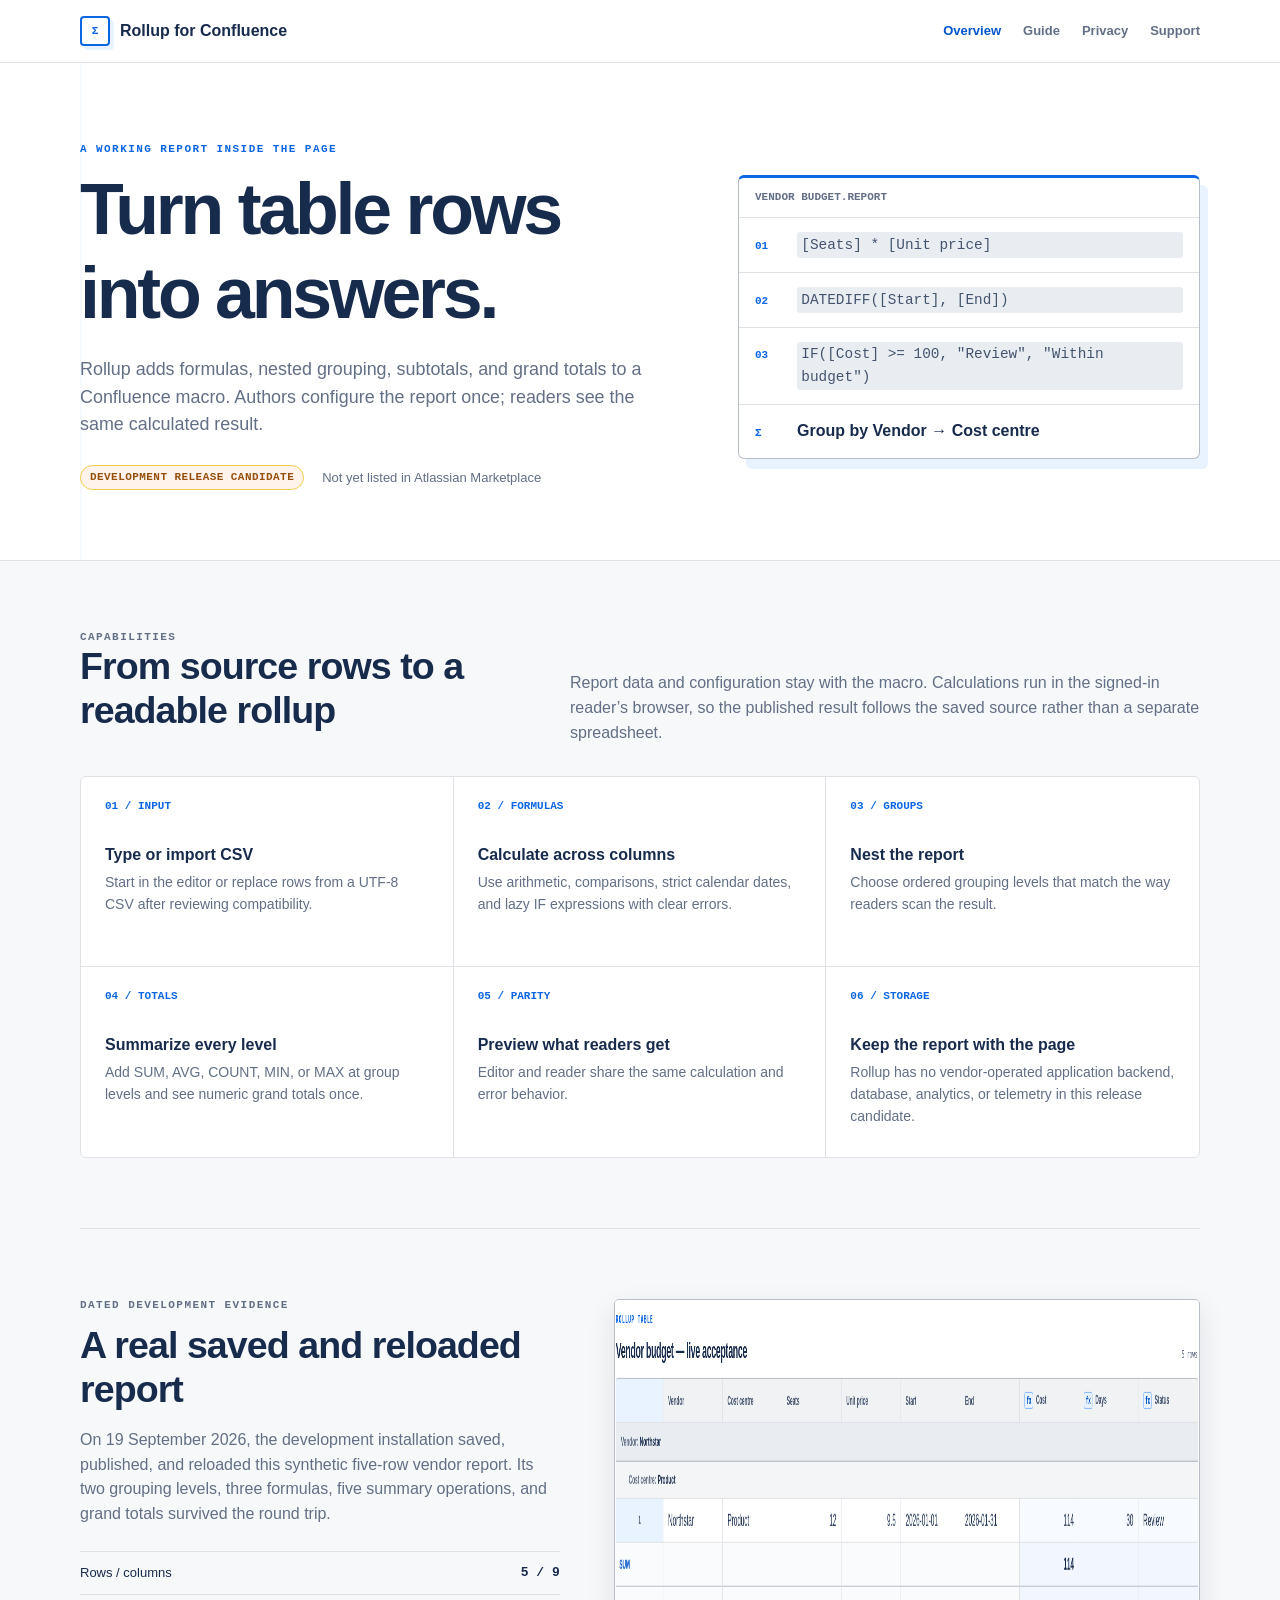
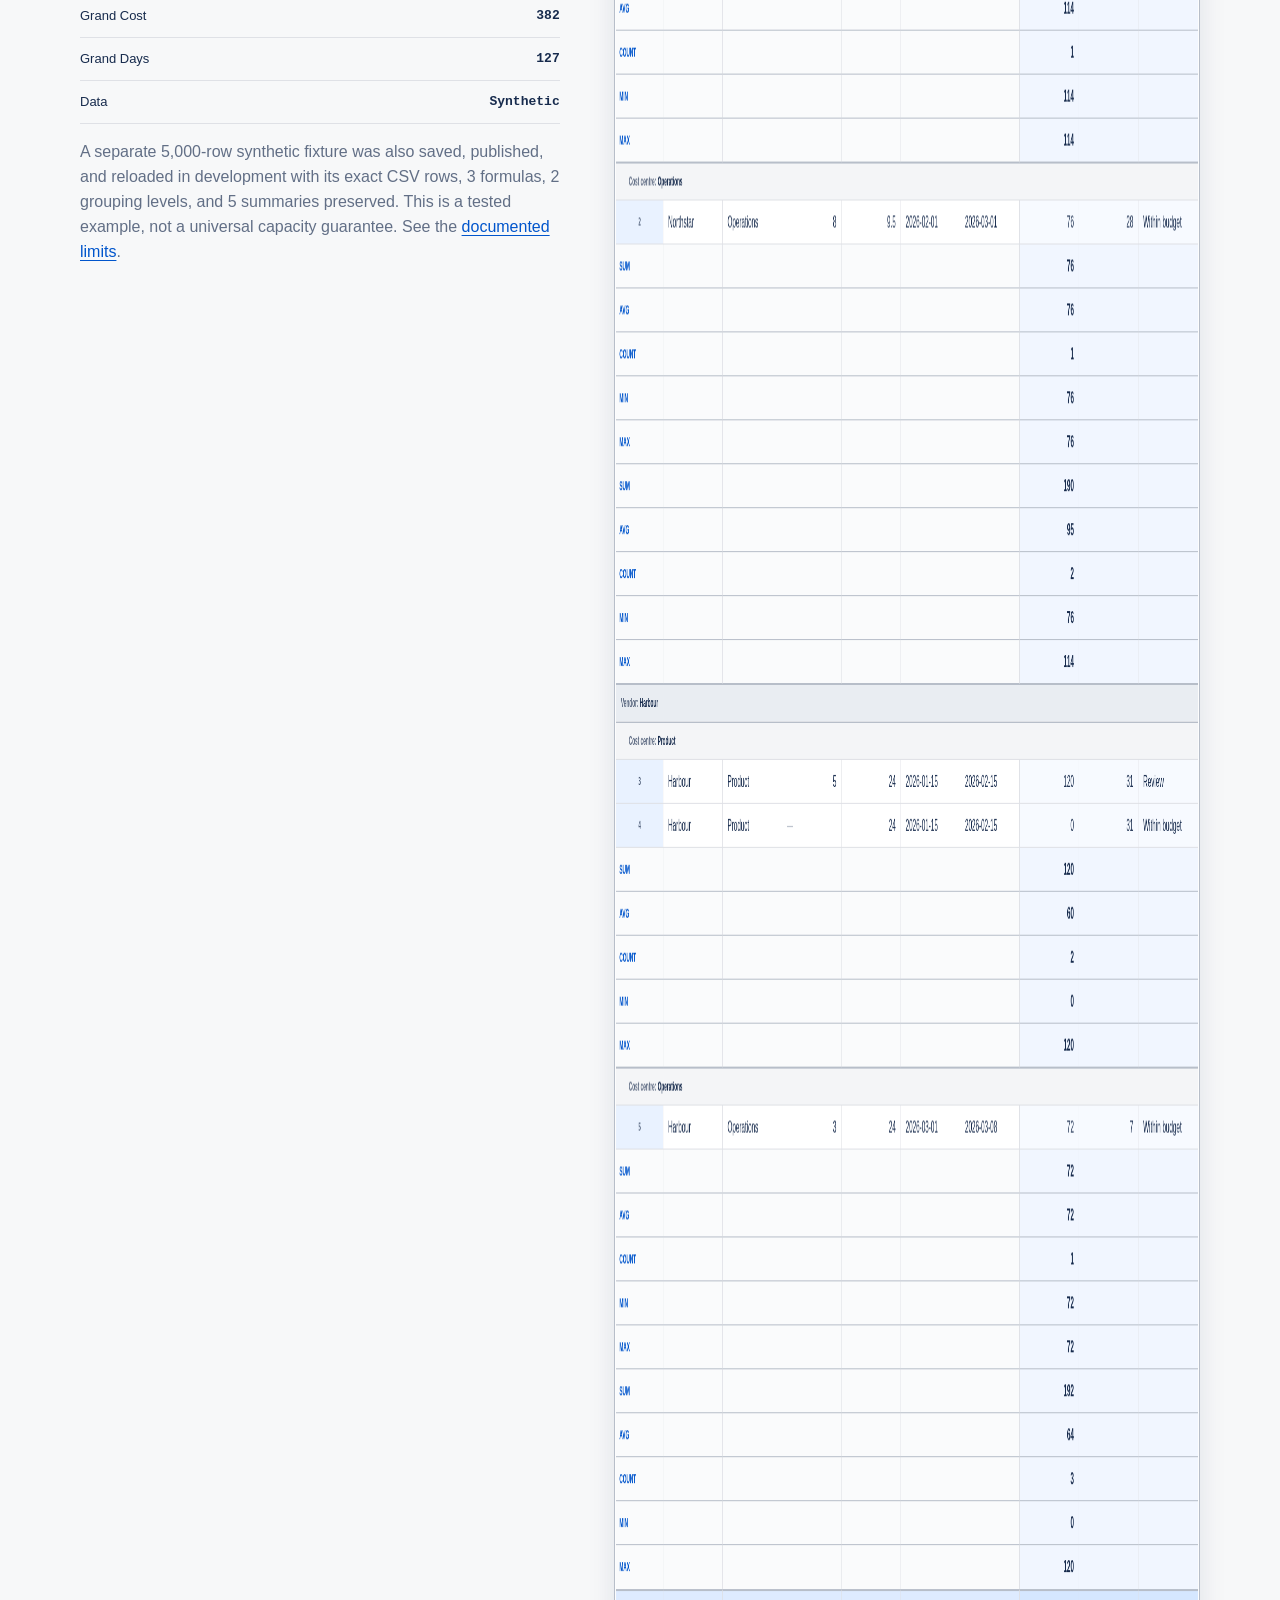
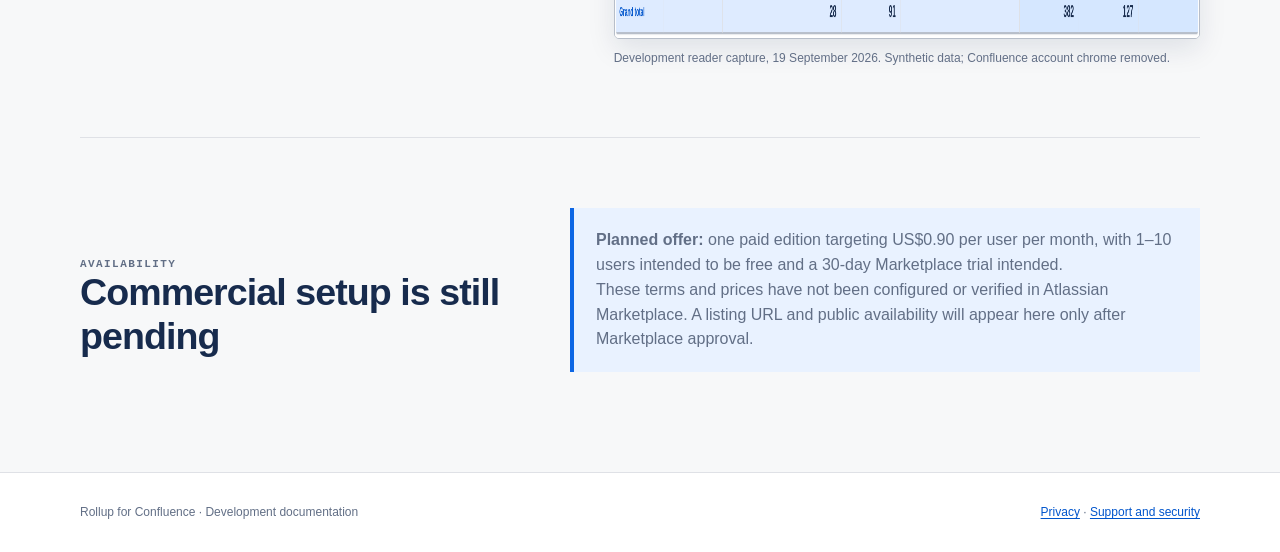
<file: index.html>
<!doctype html>
<html lang="en">
  <head>
    <meta charset="utf-8">
    <meta name="viewport" content="width=device-width, initial-scale=1">
    <meta name="description" content="Rollup for Confluence turns page-owned table data into calculated, grouped reports with visible totals.">
    <title>Rollup for Confluence</title>
    <link rel="stylesheet" href="styles.css">
  </head>
  <body>
    <header class="site-header">
      <div class="nav-shell">
        <a class="brand" href="index.html"><span class="brand-mark">Σ</span><span>Rollup for Confluence</span></a>
        <nav class="site-nav" aria-label="Main navigation">
          <a href="index.html" aria-current="page">Overview</a>
          <a href="guide.html">Guide</a>
          <a href="privacy.html">Privacy</a>
          <a href="support.html">Support</a>
        </nav>
      </div>
    </header>

    <main>
      <section class="hero">
        <div class="hero-shell">
          <div>
            <p class="eyebrow">A working report inside the page</p>
            <h1>Turn table rows into answers.</h1>
            <p class="lede">Rollup adds formulas, nested grouping, subtotals, and grand totals to a Confluence macro. Authors configure the report once; readers see the same calculated result.</p>
            <div class="status-line">
              <span class="badge">Development release candidate</span>
              <span>Not yet listed in Atlassian Marketplace</span>
            </div>
          </div>
          <aside class="formula-card" aria-label="Example calculation flow">
            <header>Vendor budget.report</header>
            <ol>
              <li><span>01</span><code>[Seats] * [Unit price]</code></li>
              <li><span>02</span><code>DATEDIFF([Start], [End])</code></li>
              <li><span>03</span><code>IF([Cost] &gt;= 100, "Review", "Within budget")</code></li>
              <li><span>Σ</span><strong>Group by Vendor → Cost centre</strong></li>
            </ol>
          </aside>
        </div>
      </section>

      <section class="section" aria-labelledby="capabilities-title">
        <div class="section-heading">
          <div><p class="eyebrow">Capabilities</p><h2 id="capabilities-title">From source rows to a readable rollup</h2></div>
          <p>Report data and configuration stay with the macro. Calculations run in the signed-in reader’s browser, so the published result follows the saved source rather than a separate spreadsheet.</p>
        </div>
        <div class="feature-grid">
          <article class="feature"><span class="feature-number">01 / INPUT</span><h3>Type or import CSV</h3><p>Start in the editor or replace rows from a UTF-8 CSV after reviewing compatibility.</p></article>
          <article class="feature"><span class="feature-number">02 / FORMULAS</span><h3>Calculate across columns</h3><p>Use arithmetic, comparisons, strict calendar dates, and lazy IF expressions with clear errors.</p></article>
          <article class="feature"><span class="feature-number">03 / GROUPS</span><h3>Nest the report</h3><p>Choose ordered grouping levels that match the way readers scan the result.</p></article>
          <article class="feature"><span class="feature-number">04 / TOTALS</span><h3>Summarize every level</h3><p>Add SUM, AVG, COUNT, MIN, or MAX at group levels and see numeric grand totals once.</p></article>
          <article class="feature"><span class="feature-number">05 / PARITY</span><h3>Preview what readers get</h3><p>Editor and reader share the same calculation and error behavior.</p></article>
          <article class="feature"><span class="feature-number">06 / STORAGE</span><h3>Keep the report with the page</h3><p>Rollup has no vendor-operated application backend, database, analytics, or telemetry in this release candidate.</p></article>
        </div>
      </section>

      <section class="section proof" aria-labelledby="evidence-title">
        <div class="proof-copy">
          <p class="eyebrow">Dated development evidence</p>
          <h2 id="evidence-title">A real saved and reloaded report</h2>
          <p>On 19 September 2026, the development installation saved, published, and reloaded this synthetic five-row vendor report. Its two grouping levels, three formulas, five summary operations, and grand totals survived the round trip.</p>
          <ul class="proof-list">
            <li><span>Rows / columns</span><strong>5 / 9</strong></li>
            <li><span>Grand Cost</span><strong>382</strong></li>
            <li><span>Grand Days</span><strong>127</strong></li>
            <li><span>Data</span><strong>Synthetic</strong></li>
          </ul>
          <p>A separate 5,000-row synthetic fixture was also saved, published, and reloaded in development with its exact CSV rows, 3 formulas, 2 grouping levels, and 5 summaries preserved. This is a tested example, not a universal capacity guarantee. See the <a href="guide.html#limits">documented limits</a>.</p>
        </div>
        <figure>
          <img src="assets/vendor-budget-development.png" width="1485" height="1940" alt="Published Rollup report grouped by Vendor and Cost centre, with calculated Cost, Days, Status, five subtotal rows, and grand totals">
          <figcaption>Development reader capture, 19 September 2026. Synthetic data; Confluence account chrome removed.</figcaption>
        </figure>
      </section>

      <section class="section" aria-labelledby="availability-title">
        <div class="section-heading">
          <div><p class="eyebrow">Availability</p><h2 id="availability-title">Commercial setup is still pending</h2></div>
          <div class="callout">
            <p><strong>Planned offer:</strong> one paid edition targeting US$0.90 per user per month, with 1–10 users intended to be free and a 30-day Marketplace trial intended.</p>
            <p>These terms and prices have not been configured or verified in Atlassian Marketplace. A listing URL and public availability will appear here only after Marketplace approval.</p>
          </div>
        </div>
      </section>
    </main>

    <footer class="site-footer"><div class="footer-shell"><span>Rollup for Confluence · Development documentation</span><span><a href="privacy.html">Privacy</a> · <a href="support.html">Support and security</a></span></div></footer>
  </body>
</html>
</file>
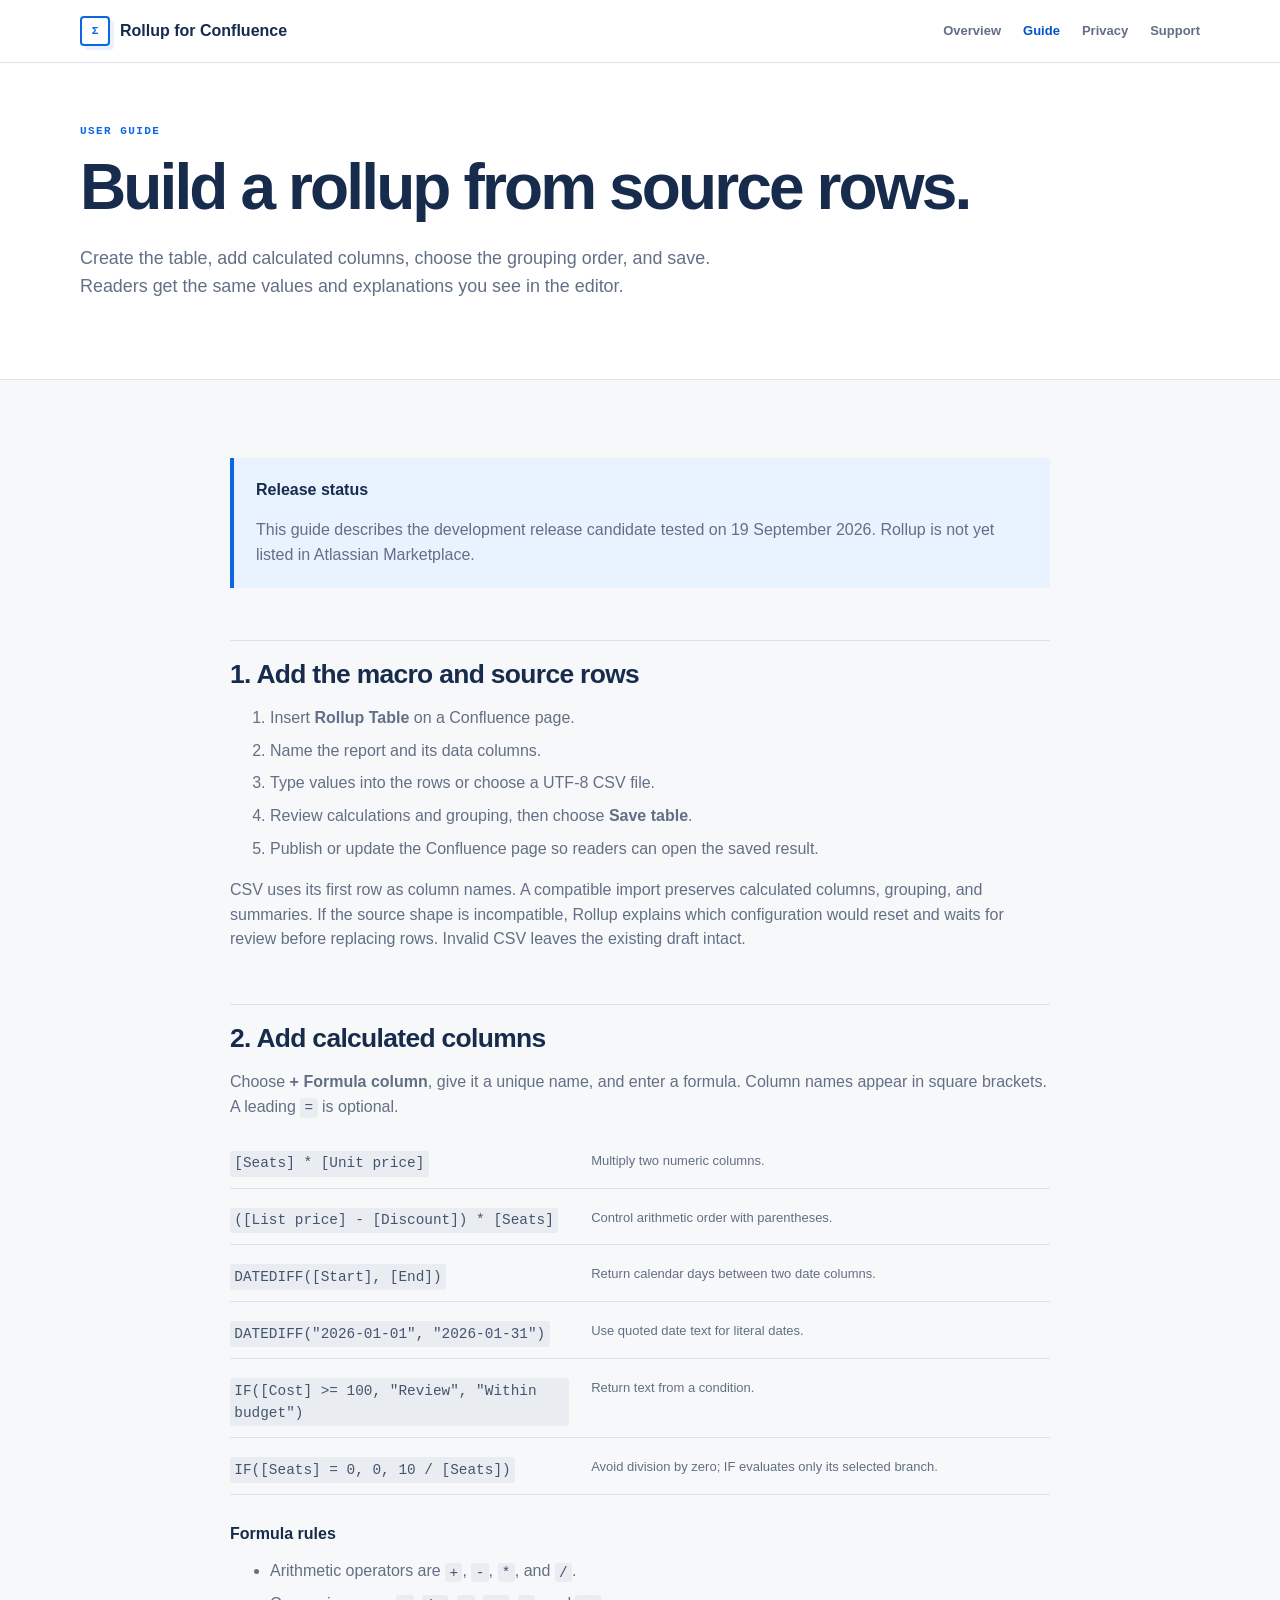
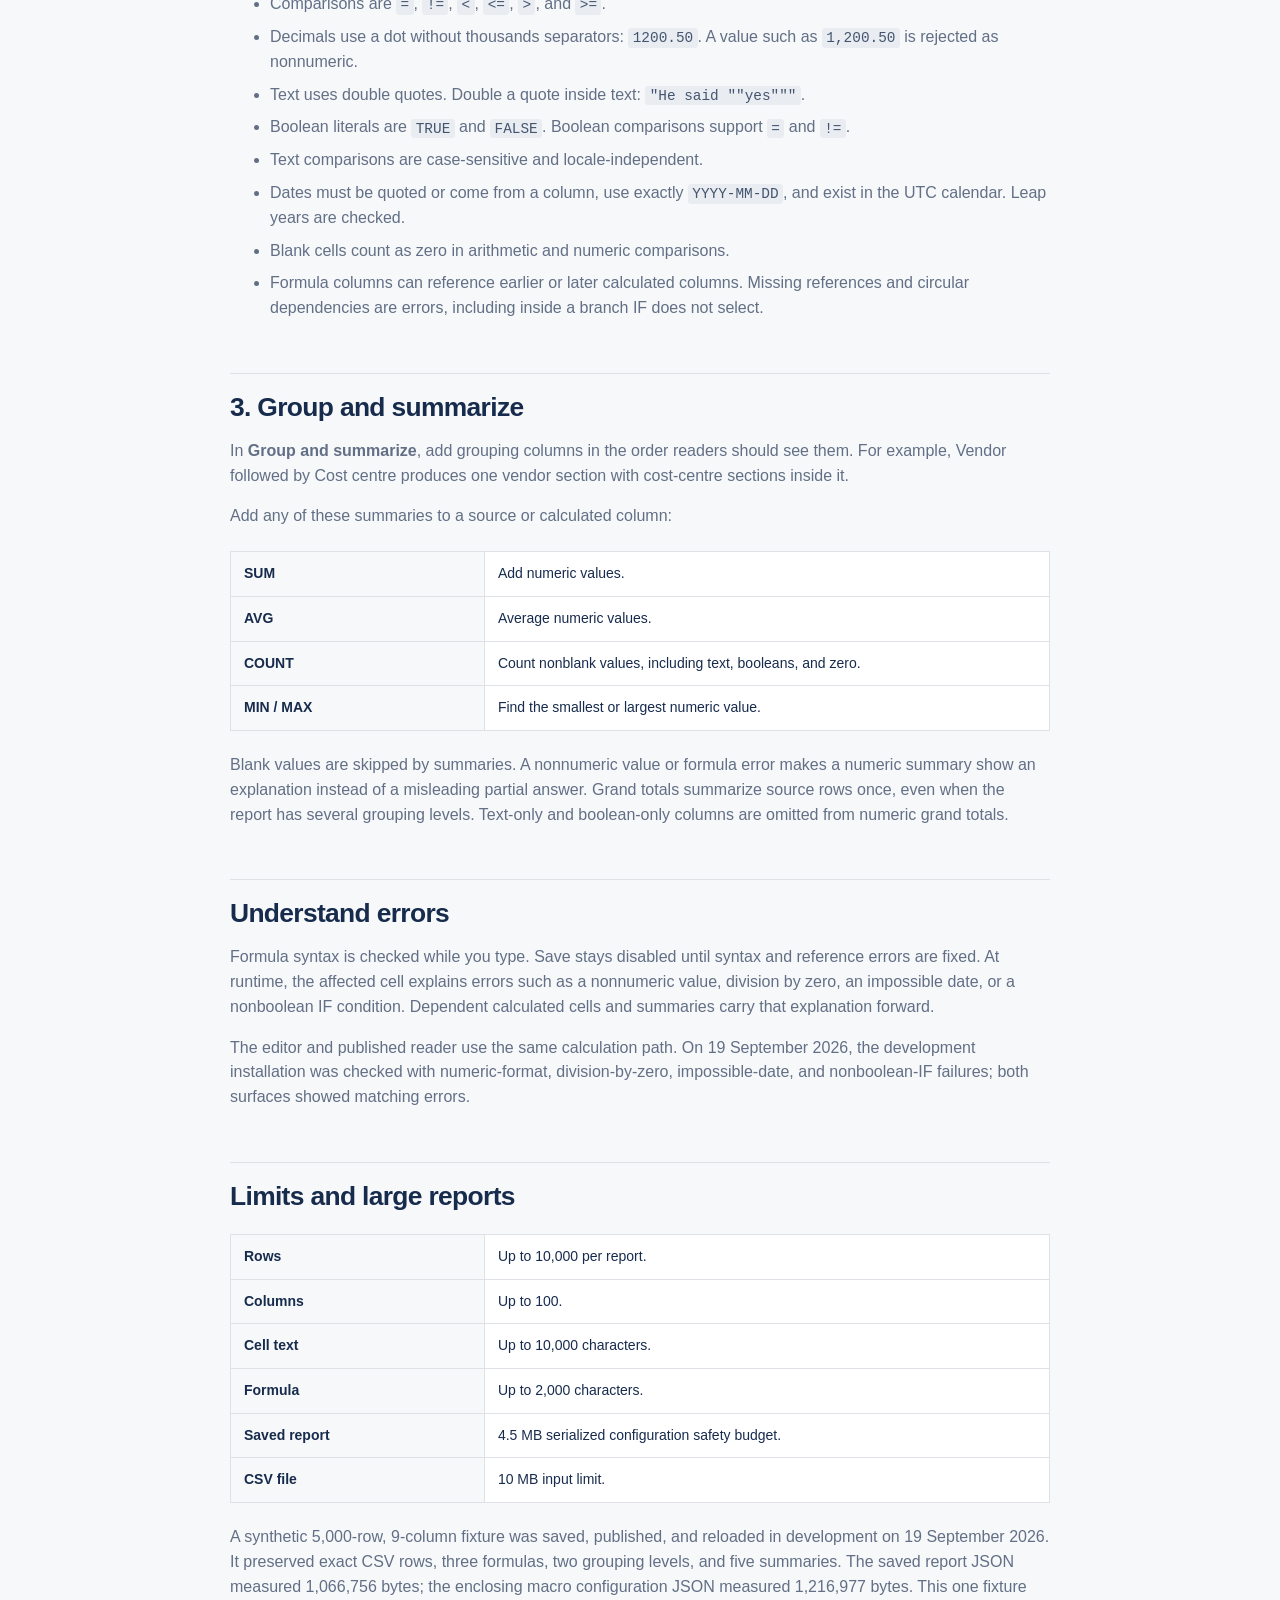
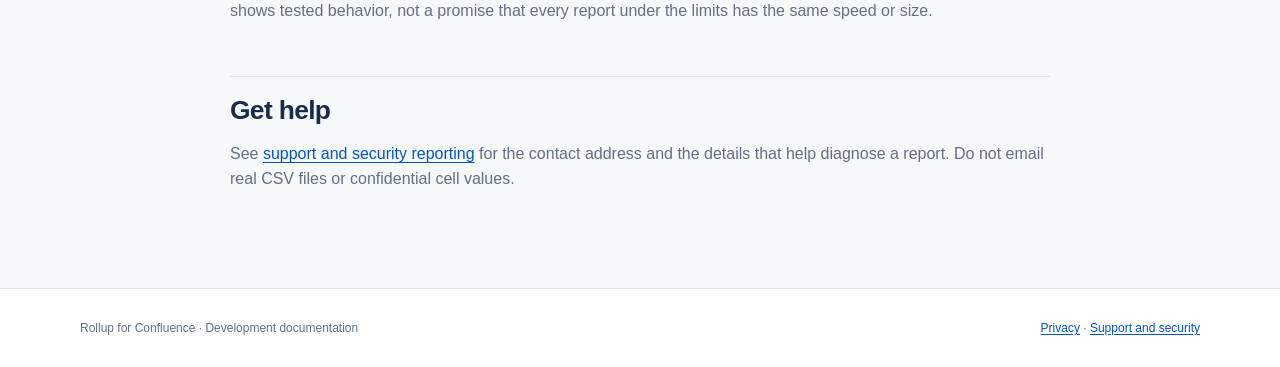
<file: guide.html>
<!doctype html>
<html lang="en">
  <head>
    <meta charset="utf-8">
    <meta name="viewport" content="width=device-width, initial-scale=1">
    <meta name="description" content="Learn to import rows, write formulas, group data, and add totals in Rollup for Confluence.">
    <title>Guide · Rollup for Confluence</title>
    <link rel="stylesheet" href="styles.css">
  </head>
  <body>
    <header class="site-header"><div class="nav-shell"><a class="brand" href="index.html"><span class="brand-mark">Σ</span><span>Rollup for Confluence</span></a><nav class="site-nav" aria-label="Main navigation"><a href="index.html">Overview</a><a href="guide.html" aria-current="page">Guide</a><a href="privacy.html">Privacy</a><a href="support.html">Support</a></nav></div></header>
    <main>
      <header class="page-heading"><div class="section"><p class="eyebrow">User guide</p><h1>Build a rollup from source rows.</h1><p class="lede">Create the table, add calculated columns, choose the grouping order, and save. Readers get the same values and explanations you see in the editor.</p></div></header>
      <article class="prose">
        <div class="callout"><strong>Release status</strong><p>This guide describes the development release candidate tested on 19 September 2026. Rollup is not yet listed in Atlassian Marketplace.</p></div>

        <h2>1. Add the macro and source rows</h2>
        <ol>
          <li>Insert <strong>Rollup Table</strong> on a Confluence page.</li>
          <li>Name the report and its data columns.</li>
          <li>Type values into the rows or choose a UTF-8 CSV file.</li>
          <li>Review calculations and grouping, then choose <strong>Save table</strong>.</li>
          <li>Publish or update the Confluence page so readers can open the saved result.</li>
        </ol>
        <p>CSV uses its first row as column names. A compatible import preserves calculated columns, grouping, and summaries. If the source shape is incompatible, Rollup explains which configuration would reset and waits for review before replacing rows. Invalid CSV leaves the existing draft intact.</p>

        <h2>2. Add calculated columns</h2>
        <p>Choose <strong>+ Formula column</strong>, give it a unique name, and enter a formula. Column names appear in square brackets. A leading <code>=</code> is optional.</p>
        <ul class="recipe-list">
          <li><code>[Seats] * [Unit price]</code><span>Multiply two numeric columns.</span></li>
          <li><code>([List price] - [Discount]) * [Seats]</code><span>Control arithmetic order with parentheses.</span></li>
          <li><code>DATEDIFF([Start], [End])</code><span>Return calendar days between two date columns.</span></li>
          <li><code>DATEDIFF("2026-01-01", "2026-01-31")</code><span>Use quoted date text for literal dates.</span></li>
          <li><code>IF([Cost] &gt;= 100, "Review", "Within budget")</code><span>Return text from a condition.</span></li>
          <li><code>IF([Seats] = 0, 0, 10 / [Seats])</code><span>Avoid division by zero; IF evaluates only its selected branch.</span></li>
        </ul>

        <h3>Formula rules</h3>
        <ul>
          <li>Arithmetic operators are <code>+</code>, <code>-</code>, <code>*</code>, and <code>/</code>.</li>
          <li>Comparisons are <code>=</code>, <code>!=</code>, <code>&lt;</code>, <code>&lt;=</code>, <code>&gt;</code>, and <code>&gt;=</code>.</li>
          <li>Decimals use a dot without thousands separators: <code>1200.50</code>. A value such as <code>1,200.50</code> is rejected as nonnumeric.</li>
          <li>Text uses double quotes. Double a quote inside text: <code>"He said ""yes"""</code>.</li>
          <li>Boolean literals are <code>TRUE</code> and <code>FALSE</code>. Boolean comparisons support <code>=</code> and <code>!=</code>.</li>
          <li>Text comparisons are case-sensitive and locale-independent.</li>
          <li>Dates must be quoted or come from a column, use exactly <code>YYYY-MM-DD</code>, and exist in the UTC calendar. Leap years are checked.</li>
          <li>Blank cells count as zero in arithmetic and numeric comparisons.</li>
          <li>Formula columns can reference earlier or later calculated columns. Missing references and circular dependencies are errors, including inside a branch IF does not select.</li>
        </ul>

        <h2>3. Group and summarize</h2>
        <p>In <strong>Group and summarize</strong>, add grouping columns in the order readers should see them. For example, Vendor followed by Cost centre produces one vendor section with cost-centre sections inside it.</p>
        <p>Add any of these summaries to a source or calculated column:</p>
        <table class="facts"><tbody>
          <tr><th>SUM</th><td>Add numeric values.</td></tr>
          <tr><th>AVG</th><td>Average numeric values.</td></tr>
          <tr><th>COUNT</th><td>Count nonblank values, including text, booleans, and zero.</td></tr>
          <tr><th>MIN / MAX</th><td>Find the smallest or largest numeric value.</td></tr>
        </tbody></table>
        <p>Blank values are skipped by summaries. A nonnumeric value or formula error makes a numeric summary show an explanation instead of a misleading partial answer. Grand totals summarize source rows once, even when the report has several grouping levels. Text-only and boolean-only columns are omitted from numeric grand totals.</p>

        <h2>Understand errors</h2>
        <p>Formula syntax is checked while you type. Save stays disabled until syntax and reference errors are fixed. At runtime, the affected cell explains errors such as a nonnumeric value, division by zero, an impossible date, or a nonboolean IF condition. Dependent calculated cells and summaries carry that explanation forward.</p>
        <p>The editor and published reader use the same calculation path. On 19 September 2026, the development installation was checked with numeric-format, division-by-zero, impossible-date, and nonboolean-IF failures; both surfaces showed matching errors.</p>

        <h2 id="limits">Limits and large reports</h2>
        <table class="facts"><tbody>
          <tr><th>Rows</th><td>Up to 10,000 per report.</td></tr>
          <tr><th>Columns</th><td>Up to 100.</td></tr>
          <tr><th>Cell text</th><td>Up to 10,000 characters.</td></tr>
          <tr><th>Formula</th><td>Up to 2,000 characters.</td></tr>
          <tr><th>Saved report</th><td>4.5 MB serialized configuration safety budget.</td></tr>
          <tr><th>CSV file</th><td>10 MB input limit.</td></tr>
        </tbody></table>
        <p>A synthetic 5,000-row, 9-column fixture was saved, published, and reloaded in development on 19 September 2026. It preserved exact CSV rows, three formulas, two grouping levels, and five summaries. The saved report JSON measured 1,066,756 bytes; the enclosing macro configuration JSON measured 1,216,977 bytes. This one fixture shows tested behavior, not a promise that every report under the limits has the same speed or size.</p>

        <h2>Get help</h2>
        <p>See <a href="support.html">support and security reporting</a> for the contact address and the details that help diagnose a report. Do not email real CSV files or confidential cell values.</p>
      </article>
    </main>
    <footer class="site-footer"><div class="footer-shell"><span>Rollup for Confluence · Development documentation</span><span><a href="privacy.html">Privacy</a> · <a href="support.html">Support and security</a></span></div></footer>
  </body>
</html>
</file>
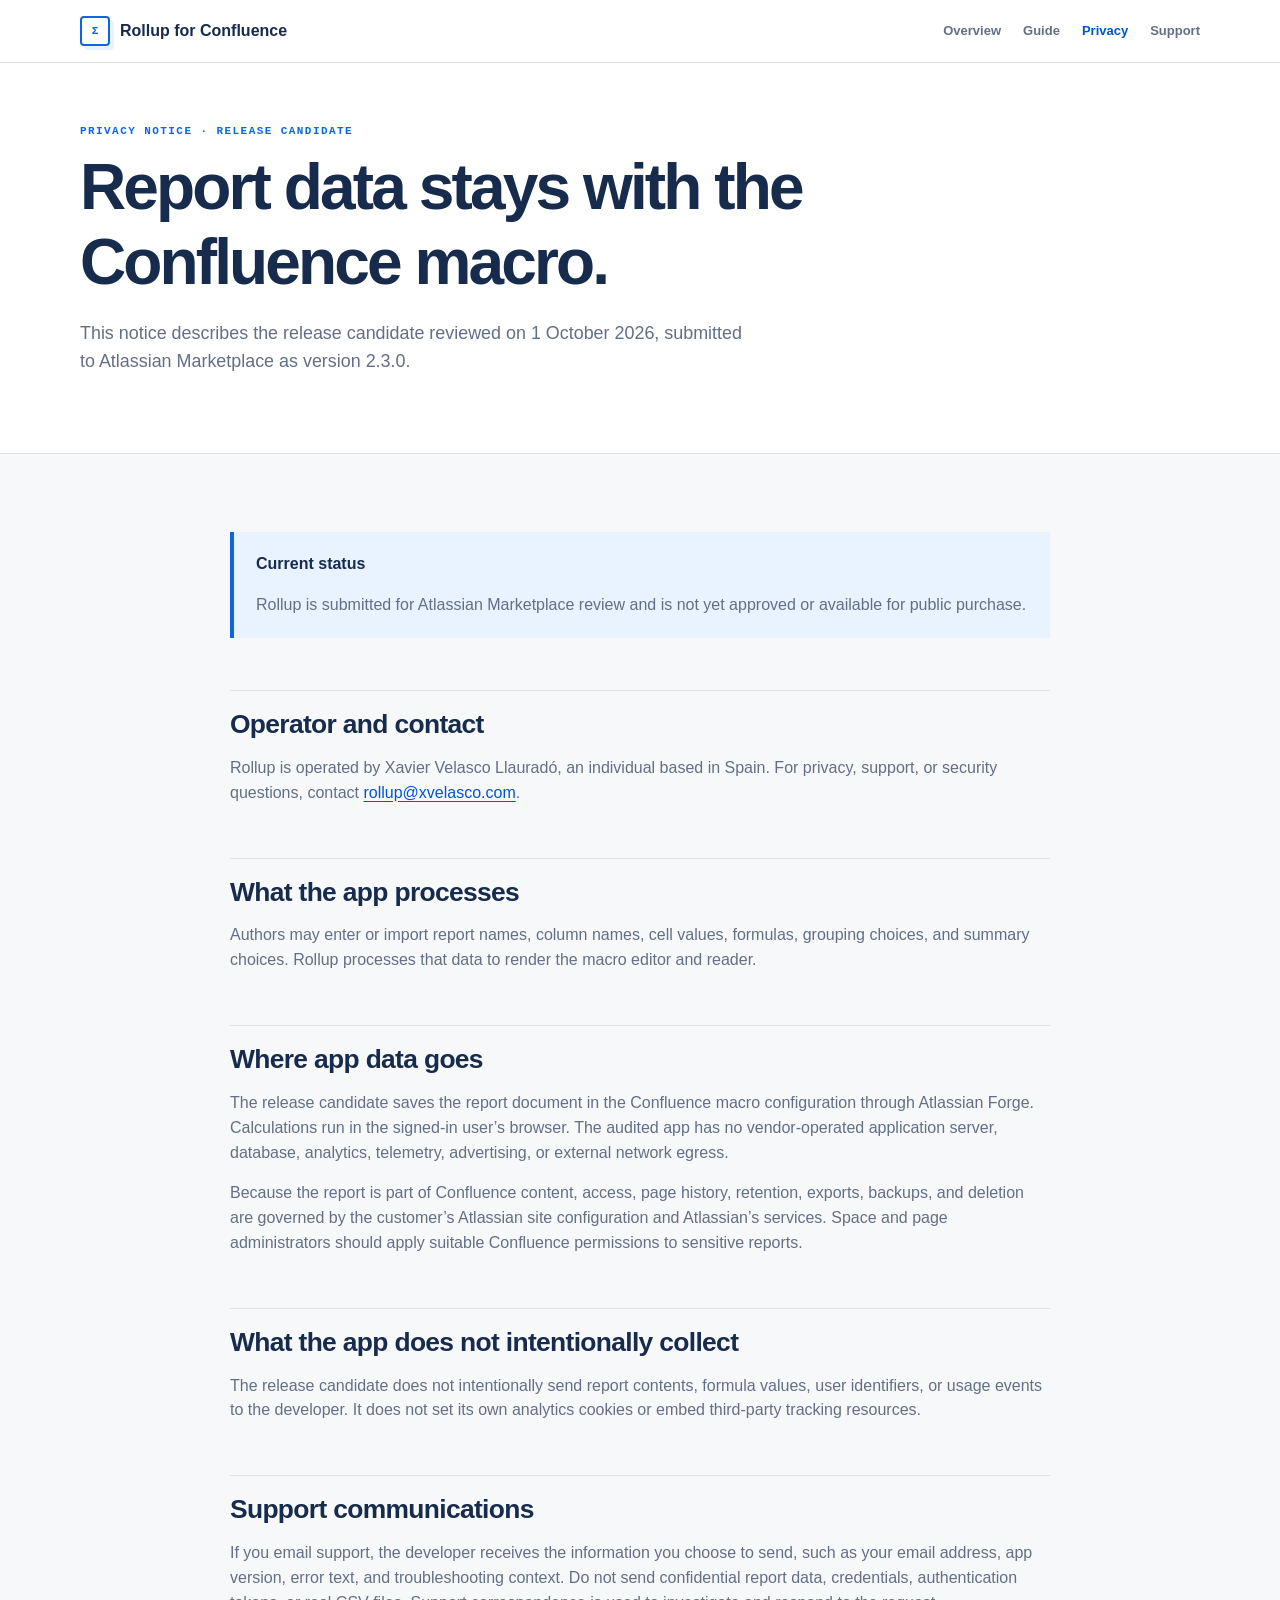
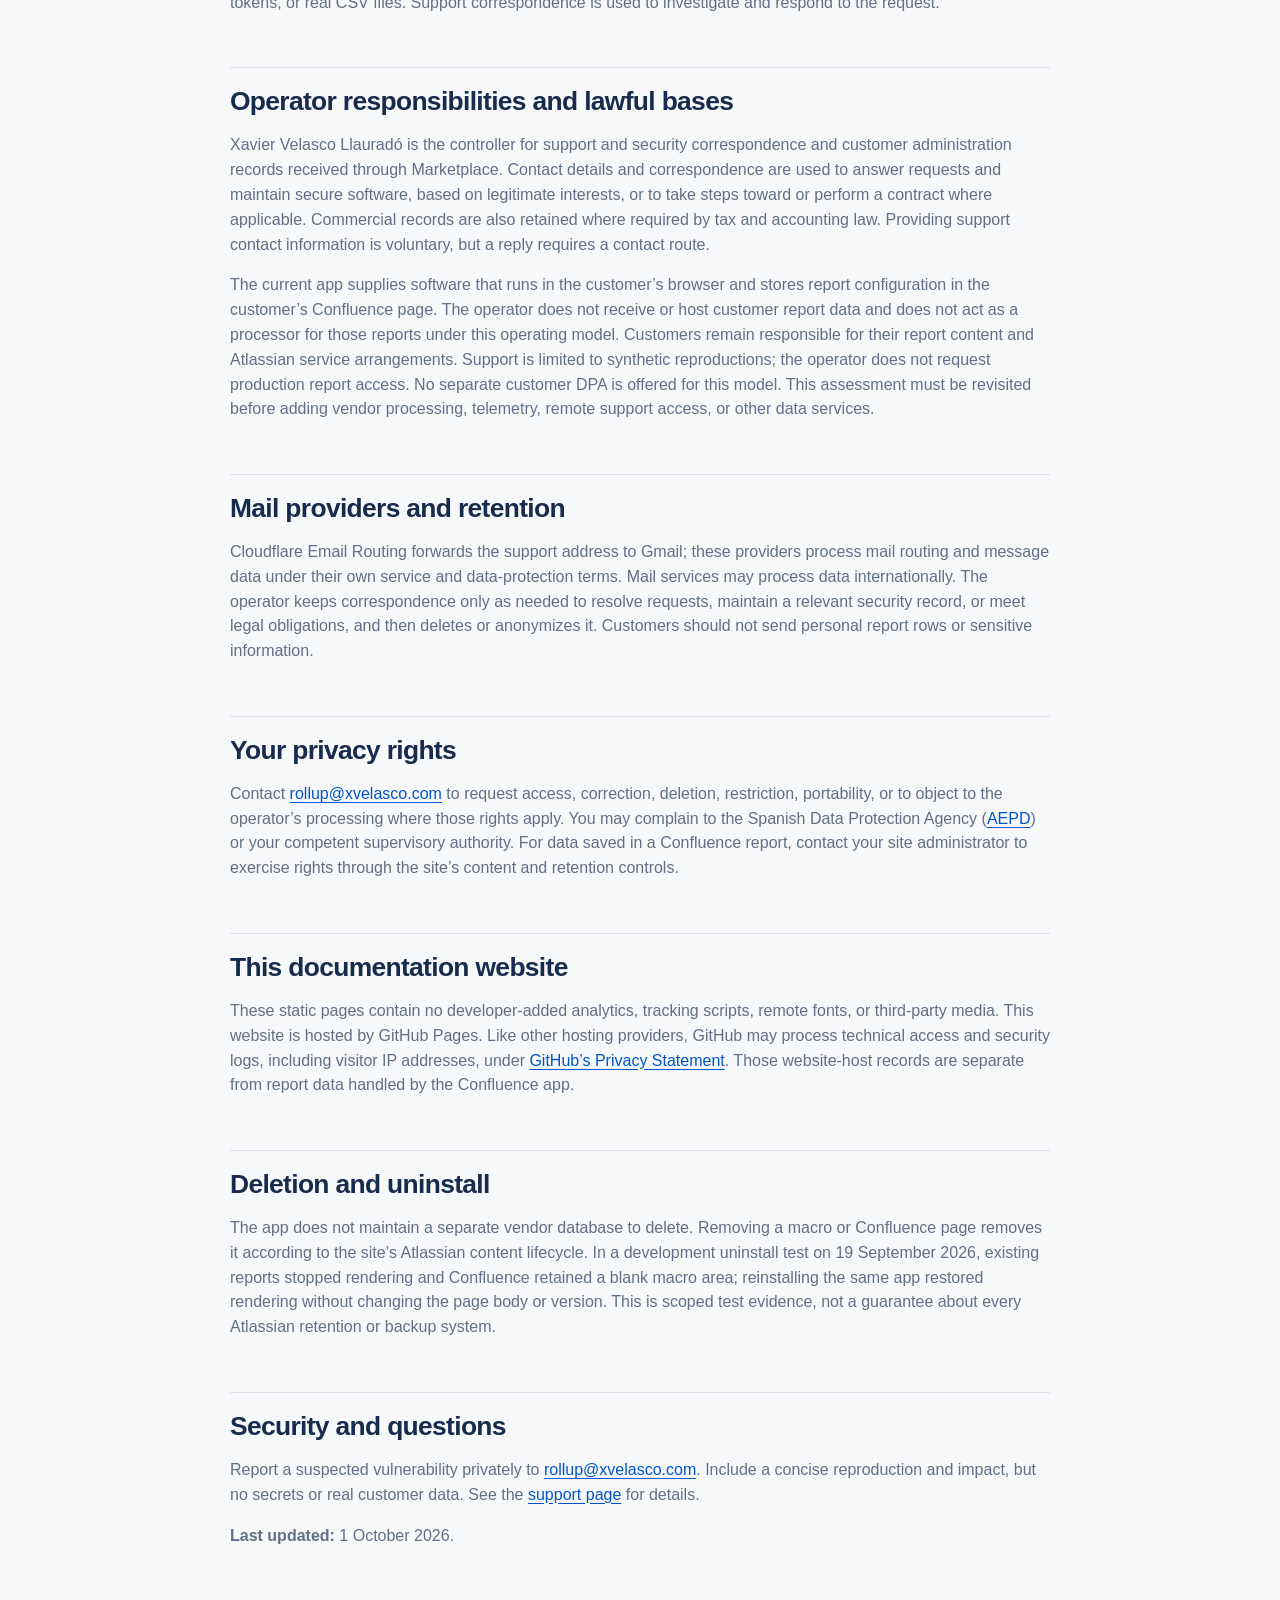
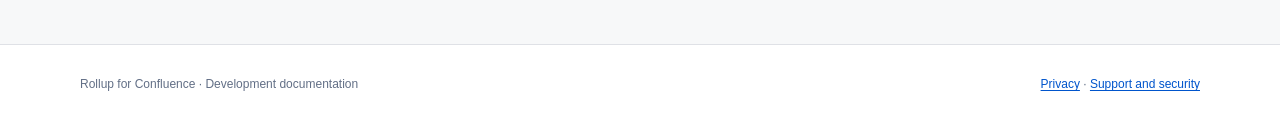
<file: privacy.html>
<!doctype html>
<html lang="en">
  <head>
    <meta charset="utf-8">
    <meta name="viewport" content="width=device-width, initial-scale=1">
    <meta name="description" content="Privacy information for the Rollup for Confluence development release candidate.">
    <title>Privacy · Rollup for Confluence</title>
    <link rel="stylesheet" href="styles.css">
  </head>
  <body>
    <header class="site-header"><div class="nav-shell"><a class="brand" href="index.html"><span class="brand-mark">Σ</span><span>Rollup for Confluence</span></a><nav class="site-nav" aria-label="Main navigation"><a href="index.html">Overview</a><a href="guide.html">Guide</a><a href="privacy.html" aria-current="page">Privacy</a><a href="support.html">Support</a></nav></div></header>
    <main>
      <header class="page-heading"><div class="section"><p class="eyebrow">Privacy notice · release candidate</p><h1>Report data stays with the Confluence macro.</h1><p class="lede">This notice describes the release candidate reviewed on 1 October 2026, submitted to Atlassian Marketplace as version 2.3.0.</p></div></header>
      <article class="prose">
        <div class="callout"><strong>Current status</strong><p>Rollup is submitted for Atlassian Marketplace review and is not yet approved or available for public purchase.</p></div>

        <h2>Operator and contact</h2>
        <p>Rollup is operated by Xavier Velasco Llauradó, an individual based in Spain. For privacy, support, or security questions, contact <a href="mailto:rollup@xvelasco.com">rollup@xvelasco.com</a>.</p>

        <h2>What the app processes</h2>
        <p>Authors may enter or import report names, column names, cell values, formulas, grouping choices, and summary choices. Rollup processes that data to render the macro editor and reader.</p>

        <h2>Where app data goes</h2>
        <p>The release candidate saves the report document in the Confluence macro configuration through Atlassian Forge. Calculations run in the signed-in user’s browser. The audited app has no vendor-operated application server, database, analytics, telemetry, advertising, or external network egress.</p>
        <p>Because the report is part of Confluence content, access, page history, retention, exports, backups, and deletion are governed by the customer’s Atlassian site configuration and Atlassian’s services. Space and page administrators should apply suitable Confluence permissions to sensitive reports.</p>

        <h2>What the app does not intentionally collect</h2>
        <p>The release candidate does not intentionally send report contents, formula values, user identifiers, or usage events to the developer. It does not set its own analytics cookies or embed third-party tracking resources.</p>

        <h2>Support communications</h2>
        <p>If you email support, the developer receives the information you choose to send, such as your email address, app version, error text, and troubleshooting context. Do not send confidential report data, credentials, authentication tokens, or real CSV files. Support correspondence is used to investigate and respond to the request.</p>

        <h2>Operator responsibilities and lawful bases</h2>
        <p>Xavier Velasco Llauradó is the controller for support and security correspondence and customer administration records received through Marketplace. Contact details and correspondence are used to answer requests and maintain secure software, based on legitimate interests, or to take steps toward or perform a contract where applicable. Commercial records are also retained where required by tax and accounting law. Providing support contact information is voluntary, but a reply requires a contact route.</p>
        <p>The current app supplies software that runs in the customer’s browser and stores report configuration in the customer’s Confluence page. The operator does not receive or host customer report data and does not act as a processor for those reports under this operating model. Customers remain responsible for their report content and Atlassian service arrangements. Support is limited to synthetic reproductions; the operator does not request production report access. No separate customer DPA is offered for this model. This assessment must be revisited before adding vendor processing, telemetry, remote support access, or other data services.</p>
        <h2>Mail providers and retention</h2>
        <p>Cloudflare Email Routing forwards the support address to Gmail; these providers process mail routing and message data under their own service and data-protection terms. Mail services may process data internationally. The operator keeps correspondence only as needed to resolve requests, maintain a relevant security record, or meet legal obligations, and then deletes or anonymizes it. Customers should not send personal report rows or sensitive information.</p>
        <h2>Your privacy rights</h2>
        <p>Contact <a href="mailto:rollup@xvelasco.com">rollup@xvelasco.com</a> to request access, correction, deletion, restriction, portability, or to object to the operator’s processing where those rights apply. You may complain to the Spanish Data Protection Agency (<a href="https://www.aepd.es/">AEPD</a>) or your competent supervisory authority. For data saved in a Confluence report, contact your site administrator to exercise rights through the site’s content and retention controls.</p>

        <h2>This documentation website</h2>
        <p>These static pages contain no developer-added analytics, tracking scripts, remote fonts, or third-party media. This website is hosted by GitHub Pages. Like other hosting providers, GitHub may process technical access and security logs, including visitor IP addresses, under <a href="https://docs.github.com/en/site-policy/privacy-policies/github-general-privacy-statement">GitHub’s Privacy Statement</a>. Those website-host records are separate from report data handled by the Confluence app.</p>

        <h2>Deletion and uninstall</h2>
        <p>The app does not maintain a separate vendor database to delete. Removing a macro or Confluence page removes it according to the site’s Atlassian content lifecycle. In a development uninstall test on 19 September 2026, existing reports stopped rendering and Confluence retained a blank macro area; reinstalling the same app restored rendering without changing the page body or version. This is scoped test evidence, not a guarantee about every Atlassian retention or backup system.</p>

        <h2>Security and questions</h2>
        <p>Report a suspected vulnerability privately to <a href="mailto:rollup@xvelasco.com">rollup@xvelasco.com</a>. Include a concise reproduction and impact, but no secrets or real customer data. See the <a href="support.html">support page</a> for details.</p>
        <p><strong>Last updated:</strong> 1 October 2026.</p>
      </article>
    </main>
    <footer class="site-footer"><div class="footer-shell"><span>Rollup for Confluence · Development documentation</span><span><a href="privacy.html">Privacy</a> · <a href="support.html">Support and security</a></span></div></footer>
  </body>
</html>
</file>
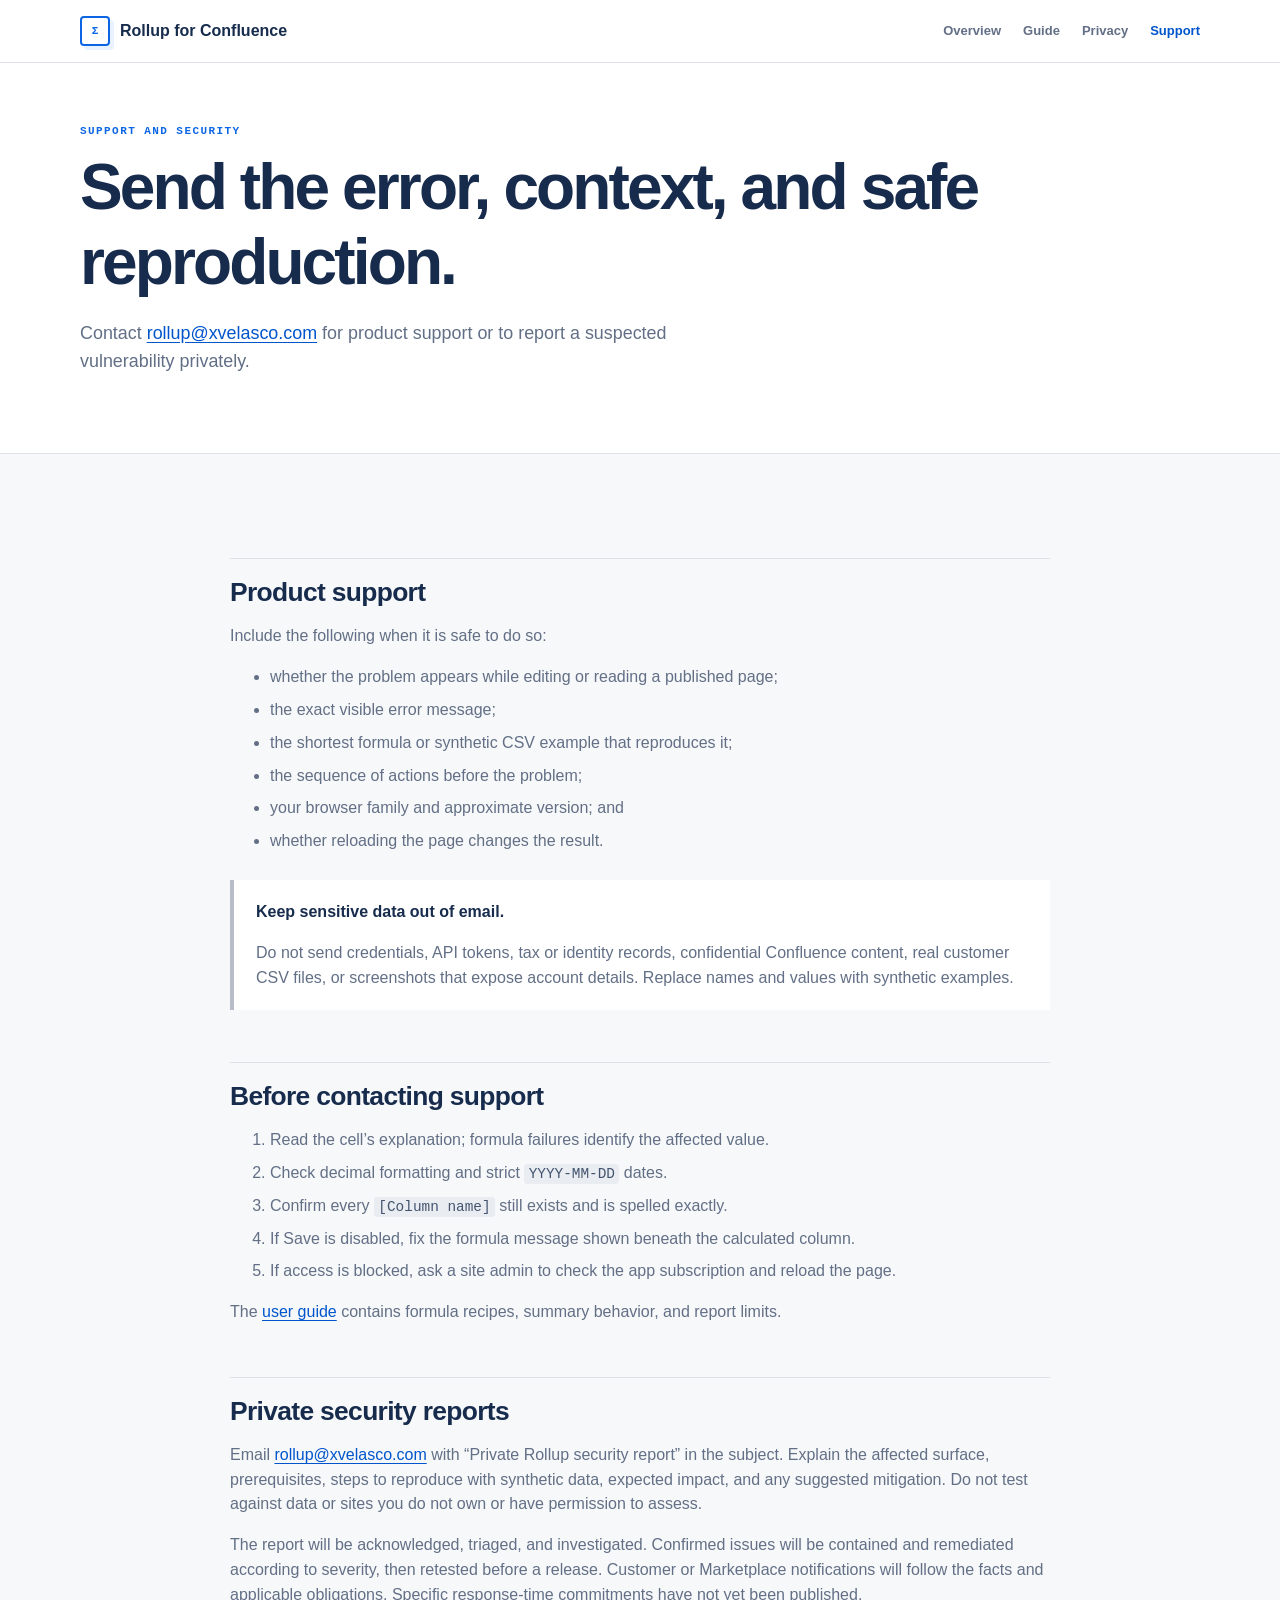
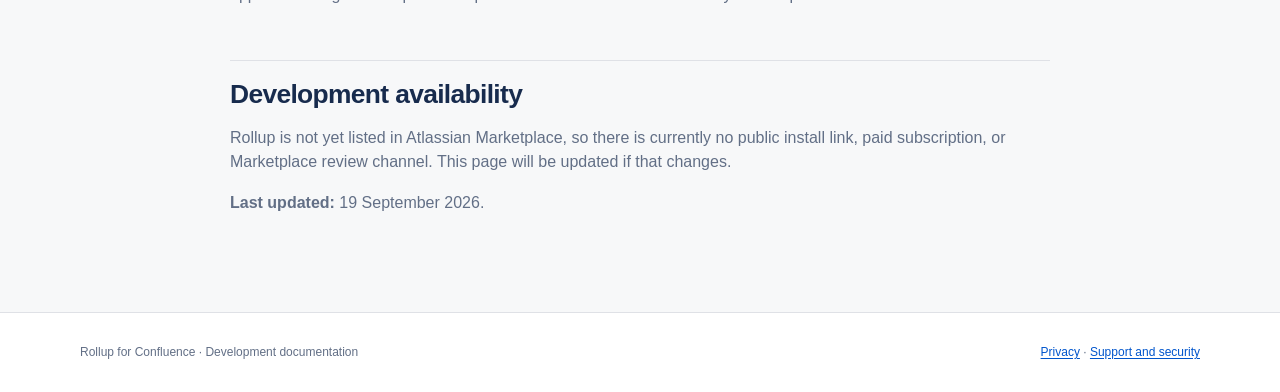
<file: support.html>
<!doctype html>
<html lang="en">
  <head>
    <meta charset="utf-8">
    <meta name="viewport" content="width=device-width, initial-scale=1">
    <meta name="description" content="Support and private security reporting for Rollup for Confluence.">
    <title>Support · Rollup for Confluence</title>
    <link rel="stylesheet" href="styles.css">
  </head>
  <body>
    <header class="site-header"><div class="nav-shell"><a class="brand" href="index.html"><span class="brand-mark">Σ</span><span>Rollup for Confluence</span></a><nav class="site-nav" aria-label="Main navigation"><a href="index.html">Overview</a><a href="guide.html">Guide</a><a href="privacy.html">Privacy</a><a href="support.html" aria-current="page">Support</a></nav></div></header>
    <main>
      <header class="page-heading"><div class="section"><p class="eyebrow">Support and security</p><h1>Send the error, context, and safe reproduction.</h1><p class="lede">Contact <a href="mailto:rollup@xvelasco.com">rollup@xvelasco.com</a> for product support or to report a suspected vulnerability privately.</p></div></header>
      <article class="prose">
        <h2>Product support</h2>
        <p>Include the following when it is safe to do so:</p>
        <ul>
          <li>whether the problem appears while editing or reading a published page;</li>
          <li>the exact visible error message;</li>
          <li>the shortest formula or synthetic CSV example that reproduces it;</li>
          <li>the sequence of actions before the problem;</li>
          <li>your browser family and approximate version; and</li>
          <li>whether reloading the page changes the result.</li>
        </ul>
        <div class="callout callout--plain"><strong>Keep sensitive data out of email.</strong><p>Do not send credentials, API tokens, tax or identity records, confidential Confluence content, real customer CSV files, or screenshots that expose account details. Replace names and values with synthetic examples.</p></div>

        <h2>Before contacting support</h2>
        <ol>
          <li>Read the cell’s explanation; formula failures identify the affected value.</li>
          <li>Check decimal formatting and strict <code>YYYY-MM-DD</code> dates.</li>
          <li>Confirm every <code>[Column name]</code> still exists and is spelled exactly.</li>
          <li>If Save is disabled, fix the formula message shown beneath the calculated column.</li>
          <li>If access is blocked, ask a site admin to check the app subscription and reload the page.</li>
        </ol>
        <p>The <a href="guide.html">user guide</a> contains formula recipes, summary behavior, and report limits.</p>

        <h2>Private security reports</h2>
        <p>Email <a href="mailto:rollup@xvelasco.com?subject=Private%20Rollup%20security%20report">rollup@xvelasco.com</a> with “Private Rollup security report” in the subject. Explain the affected surface, prerequisites, steps to reproduce with synthetic data, expected impact, and any suggested mitigation. Do not test against data or sites you do not own or have permission to assess.</p>
        <p>The report will be acknowledged, triaged, and investigated. Confirmed issues will be contained and remediated according to severity, then retested before a release. Customer or Marketplace notifications will follow the facts and applicable obligations. Specific response-time commitments have not yet been published.</p>

        <h2>Development availability</h2>
        <p>Rollup is not yet listed in Atlassian Marketplace, so there is currently no public install link, paid subscription, or Marketplace review channel. This page will be updated if that changes.</p>
        <p><strong>Last updated:</strong> 19 September 2026.</p>
      </article>
    </main>
    <footer class="site-footer"><div class="footer-shell"><span>Rollup for Confluence · Development documentation</span><span><a href="privacy.html">Privacy</a> · <a href="support.html">Support and security</a></span></div></footer>
  </body>
</html>
</file>
<file: styles.css>
:root {
  color: #172b4d;
  background: #f7f8f9;
  font-family: Inter, ui-sans-serif, -apple-system, BlinkMacSystemFont, "Segoe UI", sans-serif;
  font-synthesis: none;
  --ink: #172b4d;
  --muted: #626f86;
  --line: #dfe1e6;
  --line-strong: #b7bec9;
  --paper: #ffffff;
  --wash: #f7f8f9;
  --blue: #0c66e4;
  --blue-dark: #0055cc;
  --blue-wash: #e9f2ff;
  --green: #216e4e;
  --green-wash: #dcfff1;
  --orange: #974f0c;
  --orange-wash: #fff3eb;
  --code: ui-monospace, SFMono-Regular, Consolas, "Liberation Mono", monospace;
}

* { box-sizing: border-box; }

html { scroll-behavior: smooth; }

body { margin: 0; line-height: 1.55; }

a { color: var(--blue-dark); text-underline-offset: 0.18em; }
a:hover { color: var(--blue); }
a:focus-visible, summary:focus-visible { outline: 3px solid #85b8ff; outline-offset: 3px; }

code {
  padding: 0.12em 0.3em;
  border-radius: 3px;
  color: #44546f;
  background: #e9edf2;
  font-family: var(--code);
  font-size: 0.9em;
}

.site-header {
  position: sticky;
  z-index: 10;
  top: 0;
  border-bottom: 1px solid var(--line);
  background: rgb(255 255 255 / 94%);
  backdrop-filter: blur(12px);
}

.nav-shell {
  display: flex;
  width: min(1120px, calc(100% - 40px));
  min-height: 62px;
  margin: 0 auto;
  justify-content: space-between;
  align-items: center;
  gap: 24px;
}

.brand {
  display: inline-flex;
  align-items: center;
  gap: 10px;
  color: var(--ink);
  font-weight: 750;
  text-decoration: none;
}

.brand-mark {
  display: grid;
  width: 30px;
  height: 30px;
  border: 2px solid var(--blue);
  border-radius: 4px;
  place-items: center;
  color: var(--blue);
  font: 800 11px/1 var(--code);
  box-shadow: 4px 4px 0 var(--blue-wash);
}

.site-nav { display: flex; gap: 22px; font-size: 13px; font-weight: 650; }
.site-nav a { color: var(--muted); text-decoration: none; }
.site-nav a[aria-current="page"] { color: var(--blue-dark); }

main { min-height: calc(100vh - 190px); }

.hero {
  border-bottom: 1px solid var(--line);
  background:
    linear-gradient(90deg, transparent calc(50% - 560px), rgb(12 102 228 / 8%) calc(50% - 559px), transparent calc(50% - 558px)),
    var(--paper);
}

.hero-shell {
  display: grid;
  width: min(1120px, calc(100% - 40px));
  margin: 0 auto;
  padding: 80px 0 70px;
  grid-template-columns: 1.12fr 0.88fr;
  gap: 70px;
  align-items: center;
}

.eyebrow {
  margin: 0 0 12px;
  color: var(--blue);
  font: 750 11px/1.2 var(--code);
  letter-spacing: 0.13em;
  text-transform: uppercase;
}

h1, h2, h3 { margin-top: 0; color: var(--ink); line-height: 1.17; }
h1 { max-width: 770px; margin-bottom: 20px; font-size: clamp(2.5rem, 5.6vw, 4.9rem); letter-spacing: -0.045em; }
h2 { margin-bottom: 13px; font-size: clamp(1.55rem, 3vw, 2.35rem); letter-spacing: -0.025em; }
h3 { margin-bottom: 8px; font-size: 1rem; }

.lede { max-width: 680px; margin: 0 0 26px; color: var(--muted); font-size: 1.12rem; }

.status-line {
  display: flex;
  flex-wrap: wrap;
  gap: 9px 18px;
  align-items: center;
  color: var(--muted);
  font-size: 13px;
}

.badge {
  display: inline-flex;
  padding: 5px 9px;
  border: 1px solid #f5cd47;
  border-radius: 999px;
  color: var(--orange);
  background: var(--orange-wash);
  font: 700 11px/1.2 var(--code);
  letter-spacing: 0.04em;
  text-transform: uppercase;
}

.formula-card {
  overflow: hidden;
  border: 1px solid var(--line-strong);
  border-top: 3px solid var(--blue);
  border-radius: 6px;
  background: var(--paper);
  box-shadow: 8px 10px 0 var(--blue-wash);
}

.formula-card header { padding: 13px 16px; border-bottom: 1px solid var(--line); color: var(--muted); font: 700 11px/1.2 var(--code); text-transform: uppercase; }
.formula-card ol { margin: 0; padding: 0; list-style: none; }
.formula-card li { display: grid; padding: 14px 16px; border-bottom: 1px solid var(--line); grid-template-columns: 32px 1fr; gap: 10px; align-items: baseline; }
.formula-card li:last-child { border-bottom: 0; }
.formula-card li span { color: var(--blue); font: 700 11px/1 var(--code); }
.formula-card code { overflow-wrap: anywhere; }

.section { width: min(1120px, calc(100% - 40px)); margin: 0 auto; padding: 70px 0; }
.section + .section { border-top: 1px solid var(--line); }
.section-heading { display: grid; margin-bottom: 30px; grid-template-columns: minmax(250px, 0.8fr) 1.2fr; gap: 70px; align-items: end; }
.section-heading p { margin: 0; color: var(--muted); }

.feature-grid { display: grid; border: 1px solid var(--line); border-radius: 6px; background: var(--paper); grid-template-columns: repeat(3, 1fr); }
.feature { min-height: 190px; padding: 24px; border-right: 1px solid var(--line); border-bottom: 1px solid var(--line); }
.feature:nth-child(3n) { border-right: 0; }
.feature:nth-last-child(-n + 3) { border-bottom: 0; }
.feature-number { display: block; margin-bottom: 34px; color: var(--blue); font: 750 11px/1 var(--code); }
.feature p { margin: 0; color: var(--muted); font-size: 14px; }

.proof {
  display: grid;
  grid-template-columns: 0.9fr 1.1fr;
  gap: 54px;
  align-items: start;
}
.proof-copy { position: sticky; top: 96px; }
.proof-copy p, .prose p, .prose li { color: var(--muted); }
.proof-list { margin: 24px 0 0; padding: 0; list-style: none; border-top: 1px solid var(--line); }
.proof-list li { display: flex; padding: 11px 0; border-bottom: 1px solid var(--line); justify-content: space-between; gap: 20px; font-size: 13px; }
.proof-list strong { color: var(--ink); font-family: var(--code); }
.proof figure { margin: 0; }
.proof img { display: block; width: 100%; border: 1px solid var(--line-strong); border-radius: 5px; background: var(--paper); box-shadow: 0 10px 28px rgb(9 30 66 / 10%); }
figcaption { margin-top: 10px; color: var(--muted); font-size: 12px; }

.callout { padding: 20px 22px; border-left: 4px solid var(--blue); background: var(--blue-wash); }
.callout p:last-child { margin-bottom: 0; }
.callout--plain { border-color: var(--line-strong); background: var(--paper); }

.page-heading { border-bottom: 1px solid var(--line); background: var(--paper); }
.page-heading .section { padding-top: 62px; padding-bottom: 52px; }
.page-heading h1 { max-width: 900px; font-size: clamp(2.3rem, 5vw, 4rem); }

.prose { width: min(820px, calc(100% - 40px)); margin: 0 auto; padding: 52px 0 80px; }
.prose h2 { margin-top: 52px; padding-top: 18px; border-top: 1px solid var(--line); font-size: 1.65rem; }
.prose h3 { margin-top: 30px; }
.prose li + li { margin-top: 8px; }
.prose .callout { margin: 26px 0; }
.recipe-list { margin: 20px 0; padding: 0; list-style: none; }
.recipe-list li { display: grid; padding: 11px 0; border-bottom: 1px solid var(--line); grid-template-columns: minmax(240px, 0.85fr) 1.15fr; gap: 22px; }
.recipe-list code { width: max-content; max-width: 100%; overflow-wrap: anywhere; }
.recipe-list span { font-size: 13px; }

.facts { width: 100%; border-collapse: collapse; margin: 22px 0; background: var(--paper); font-size: 14px; }
.facts th, .facts td { padding: 11px 13px; border: 1px solid var(--line); text-align: left; vertical-align: top; }
.facts th { width: 31%; color: var(--ink); background: var(--wash); }

.site-footer { border-top: 1px solid var(--line); background: var(--paper); }
.footer-shell { display: flex; width: min(1120px, calc(100% - 40px)); margin: 0 auto; padding: 30px 0; justify-content: space-between; gap: 20px; color: var(--muted); font-size: 12px; }

@media (max-width: 780px) {
  .site-header { position: static; }
  .nav-shell, .footer-shell { align-items: flex-start; flex-direction: column; }
  .site-nav { width: 100%; overflow-x: auto; padding-bottom: 3px; }
  .hero-shell, .proof, .section-heading { grid-template-columns: 1fr; gap: 34px; }
  .hero-shell { padding: 55px 0; }
  .feature-grid { grid-template-columns: 1fr; }
  .feature { min-height: 0; border-right: 0; }
  .feature:nth-last-child(-n + 3) { border-bottom: 1px solid var(--line); }
  .feature:last-child { border-bottom: 0; }
  .feature-number { margin-bottom: 18px; }
  .proof-copy { position: static; }
  .recipe-list li { grid-template-columns: 1fr; gap: 7px; }
}

@media (prefers-reduced-motion: reduce) { html { scroll-behavior: auto; } }

@media print {
  .site-header { position: static; }
  .site-nav { display: none; }
  .hero-shell, .proof { grid-template-columns: 1fr; }
  .proof-copy { position: static; }
}
</file>
